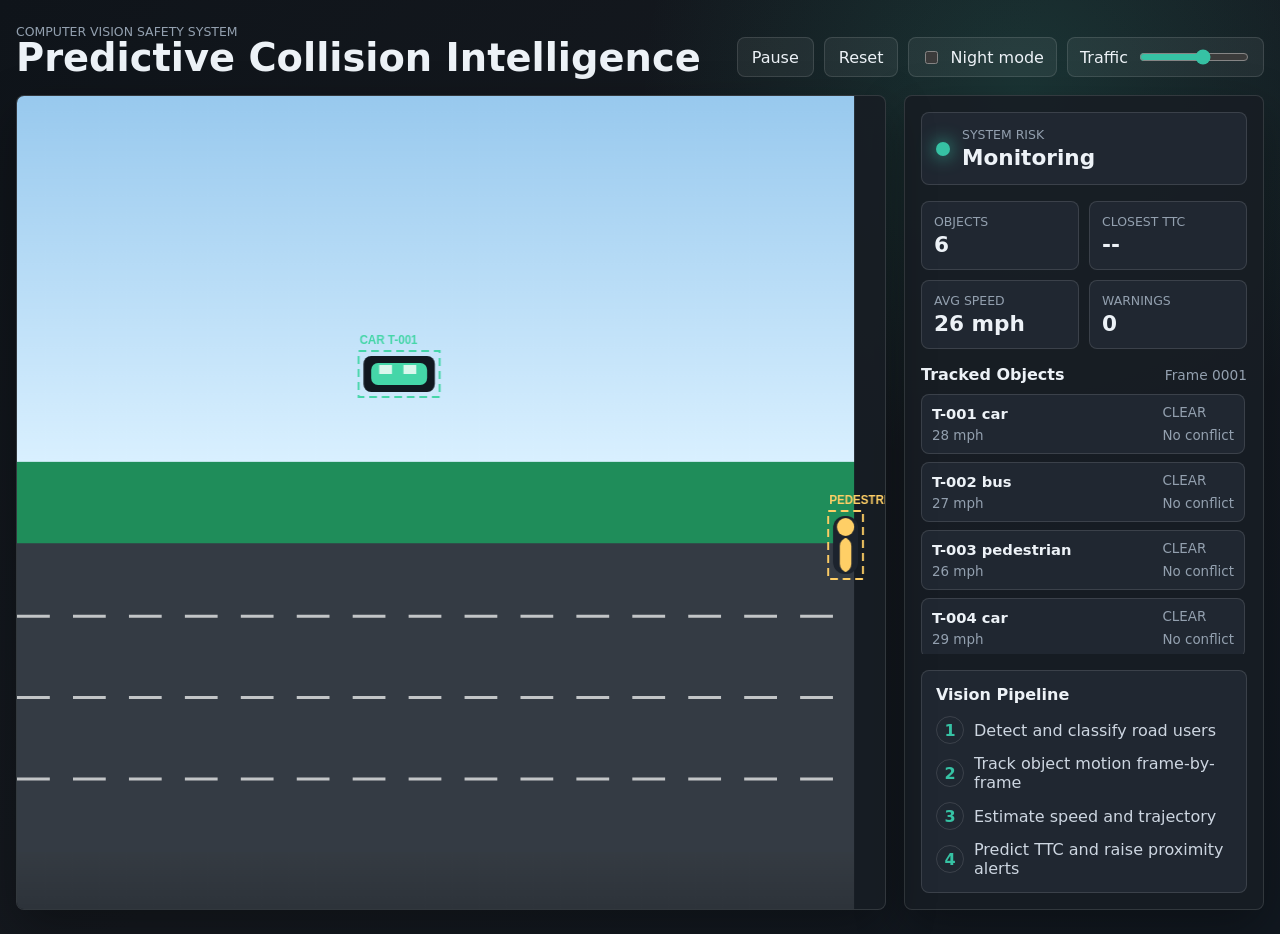
<file: index.html>
<!doctype html>
<html lang="en">
  <head>
    <meta charset="utf-8">
    <meta name="viewport" content="width=device-width, initial-scale=1">
    <title>Predictive AI Safety Vision Demo</title>
    <link rel="stylesheet" href="styles.css">
  </head>
  <body>
    <main class="shell">
      <section class="topbar" aria-label="Simulation controls">
        <div>
          <p class="eyebrow">Computer Vision Safety System</p>
          <h1>Predictive Collision Intelligence</h1>
        </div>
        <div class="controls">
          <button id="pauseBtn" type="button" aria-pressed="false">Pause</button>
          <button id="resetBtn" type="button">Reset</button>
          <label class="toggle">
            <input id="nightToggle" type="checkbox">
            <span>Night mode</span>
          </label>
          <label class="range">
            <span>Traffic</span>
            <input id="densityRange" type="range" min="3" max="8" value="6">
          </label>
        </div>
      </section>

      <section class="workspace" aria-label="Predictive safety dashboard">
        <div class="scene-panel">
          <canvas id="scene" width="1280" height="720" aria-label="Road simulation canvas"></canvas>
          <div id="dangerBanner" class="danger-banner" hidden>DANGER ALERT</div>
        </div>

        <aside class="inspector" aria-label="System telemetry">
          <div class="status-card">
            <span class="status-dot" id="riskDot"></span>
            <div>
              <p class="label">System Risk</p>
              <strong id="riskLabel">Monitoring</strong>
            </div>
          </div>

          <div class="metric-grid">
            <div>
              <p class="label">Objects</p>
              <strong id="objectCount">0</strong>
            </div>
            <div>
              <p class="label">Closest TTC</p>
              <strong id="ttcValue">--</strong>
            </div>
            <div>
              <p class="label">Avg Speed</p>
              <strong id="speedValue">--</strong>
            </div>
            <div>
              <p class="label">Warnings</p>
              <strong id="warningCount">0</strong>
            </div>
          </div>

          <div>
            <div class="panel-heading">
              <h2>Tracked Objects</h2>
              <span id="frameLabel">Frame 0000</span>
            </div>
            <div id="tracks" class="tracks"></div>
          </div>

          <div class="pipeline">
            <h2>Vision Pipeline</h2>
            <ol>
              <li><span>1</span>Detect and classify road users</li>
              <li><span>2</span>Track object motion frame-by-frame</li>
              <li><span>3</span>Estimate speed and trajectory</li>
              <li><span>4</span>Predict TTC and raise proximity alerts</li>
            </ol>
          </div>
        </aside>
      </section>
    </main>

    <script src="app.js"></script>
  </body>
</html>
</file>
<file: styles.css>
:root {
  color-scheme: dark;
  --bg: #101318;
  --panel: #181d24;
  --panel-2: #202731;
  --text: #edf2f7;
  --muted: #93a0af;
  --line: rgba(255, 255, 255, 0.12);
  --accent: #36c2a4;
  --warn: #ffc857;
  --danger: #ff4d4f;
  --road: #2a3038;
}

* {
  box-sizing: border-box;
}

body {
  margin: 0;
  min-height: 100vh;
  background:
    radial-gradient(circle at 80% 10%, rgba(54, 194, 164, 0.16), transparent 24rem),
    linear-gradient(135deg, #0f141a 0%, #15191f 48%, #111820 100%);
  color: var(--text);
  font-family: Inter, ui-sans-serif, system-ui, -apple-system, BlinkMacSystemFont, "Segoe UI", sans-serif;
}

button,
input {
  font: inherit;
}

.shell {
  width: min(1500px, calc(100vw - 32px));
  margin: 0 auto;
  padding: 24px 0;
}

.topbar {
  display: flex;
  align-items: end;
  justify-content: space-between;
  gap: 20px;
  margin-bottom: 18px;
}

.eyebrow,
.label {
  margin: 0;
  color: var(--muted);
  font-size: 0.78rem;
  text-transform: uppercase;
  letter-spacing: 0;
}

h1,
h2 {
  margin: 0;
  letter-spacing: 0;
}

h1 {
  font-size: clamp(1.8rem, 3vw, 3.5rem);
  line-height: 1;
}

h2 {
  font-size: 1rem;
}

.controls {
  display: flex;
  align-items: center;
  flex-wrap: wrap;
  justify-content: flex-end;
  gap: 10px;
}

button,
.toggle,
.range {
  min-height: 40px;
  border: 1px solid var(--line);
  background: rgba(255, 255, 255, 0.06);
  color: var(--text);
  border-radius: 8px;
}

button {
  padding: 0 14px;
  cursor: pointer;
}

button:hover {
  background: rgba(255, 255, 255, 0.12);
}

.toggle,
.range {
  display: inline-flex;
  align-items: center;
  gap: 9px;
  padding: 0 12px;
  white-space: nowrap;
}

.range input {
  width: 110px;
  accent-color: var(--accent);
}

.workspace {
  display: grid;
  grid-template-columns: minmax(0, 1fr) 360px;
  gap: 18px;
  align-items: stretch;
}

.scene-panel,
.inspector {
  border: 1px solid var(--line);
  background: rgba(24, 29, 36, 0.9);
  box-shadow: 0 18px 50px rgba(0, 0, 0, 0.32);
}

.scene-panel {
  position: relative;
  min-height: 520px;
  overflow: hidden;
  border-radius: 8px;
}

canvas {
  display: block;
  width: 100%;
  height: 100%;
  min-height: 520px;
}

.danger-banner {
  position: absolute;
  left: 50%;
  top: 18px;
  transform: translateX(-50%);
  padding: 10px 24px;
  border: 1px solid rgba(255, 255, 255, 0.32);
  border-radius: 8px;
  background: rgba(255, 77, 79, 0.92);
  color: white;
  font-weight: 900;
  letter-spacing: 0;
  box-shadow: 0 0 32px rgba(255, 77, 79, 0.55);
}

.inspector {
  display: flex;
  flex-direction: column;
  gap: 16px;
  padding: 16px;
  border-radius: 8px;
  min-width: 0;
}

.status-card,
.metric-grid > div,
.track,
.pipeline {
  border: 1px solid var(--line);
  border-radius: 8px;
  background: var(--panel-2);
}

.status-card {
  display: flex;
  align-items: center;
  gap: 12px;
  padding: 14px;
}

.status-dot {
  width: 14px;
  height: 14px;
  border-radius: 999px;
  background: var(--accent);
  box-shadow: 0 0 18px var(--accent);
}

.status-dot.warn {
  background: var(--warn);
  box-shadow: 0 0 18px var(--warn);
}

.status-dot.danger {
  background: var(--danger);
  box-shadow: 0 0 18px var(--danger);
}

.metric-grid {
  display: grid;
  grid-template-columns: repeat(2, minmax(0, 1fr));
  gap: 10px;
}

.metric-grid > div {
  padding: 12px;
}

strong {
  display: block;
  margin-top: 3px;
  font-size: 1.35rem;
}

.panel-heading {
  display: flex;
  align-items: center;
  justify-content: space-between;
  gap: 12px;
  margin-bottom: 10px;
}

.panel-heading span {
  color: var(--muted);
  font-variant-numeric: tabular-nums;
  font-size: 0.86rem;
}

.tracks {
  display: grid;
  gap: 8px;
  max-height: 260px;
  overflow: auto;
  padding-right: 2px;
}

.track {
  display: grid;
  grid-template-columns: 1fr auto;
  gap: 6px 10px;
  padding: 10px;
}

.track b {
  font-size: 0.92rem;
}

.track span {
  color: var(--muted);
  font-size: 0.84rem;
  font-variant-numeric: tabular-nums;
}

.track.danger {
  border-color: rgba(255, 77, 79, 0.72);
  background: rgba(255, 77, 79, 0.14);
}

.track.warn {
  border-color: rgba(255, 200, 87, 0.72);
  background: rgba(255, 200, 87, 0.12);
}

.pipeline {
  padding: 14px;
}

.pipeline ol {
  display: grid;
  gap: 10px;
  margin: 12px 0 0;
  padding: 0;
  list-style: none;
}

.pipeline li {
  display: grid;
  grid-template-columns: 28px 1fr;
  gap: 10px;
  align-items: center;
  color: #cdd6e1;
}

.pipeline li span {
  display: inline-grid;
  place-items: center;
  width: 28px;
  height: 28px;
  border: 1px solid var(--line);
  border-radius: 50%;
  color: var(--accent);
  font-weight: 800;
}

@media (max-width: 1050px) {
  .topbar {
    align-items: start;
    flex-direction: column;
  }

  .controls {
    justify-content: flex-start;
  }

  .workspace {
    grid-template-columns: 1fr;
  }

  .inspector {
    order: -1;
  }
}

@media (max-width: 620px) {
  .shell {
    width: min(100vw - 20px, 1500px);
    padding: 14px 0;
  }

  .controls,
  button,
  .toggle,
  .range {
    width: 100%;
  }

  button,
  .toggle,
  .range {
    justify-content: center;
  }

  .scene-panel,
  canvas {
    min-height: 430px;
  }
}
</file>
